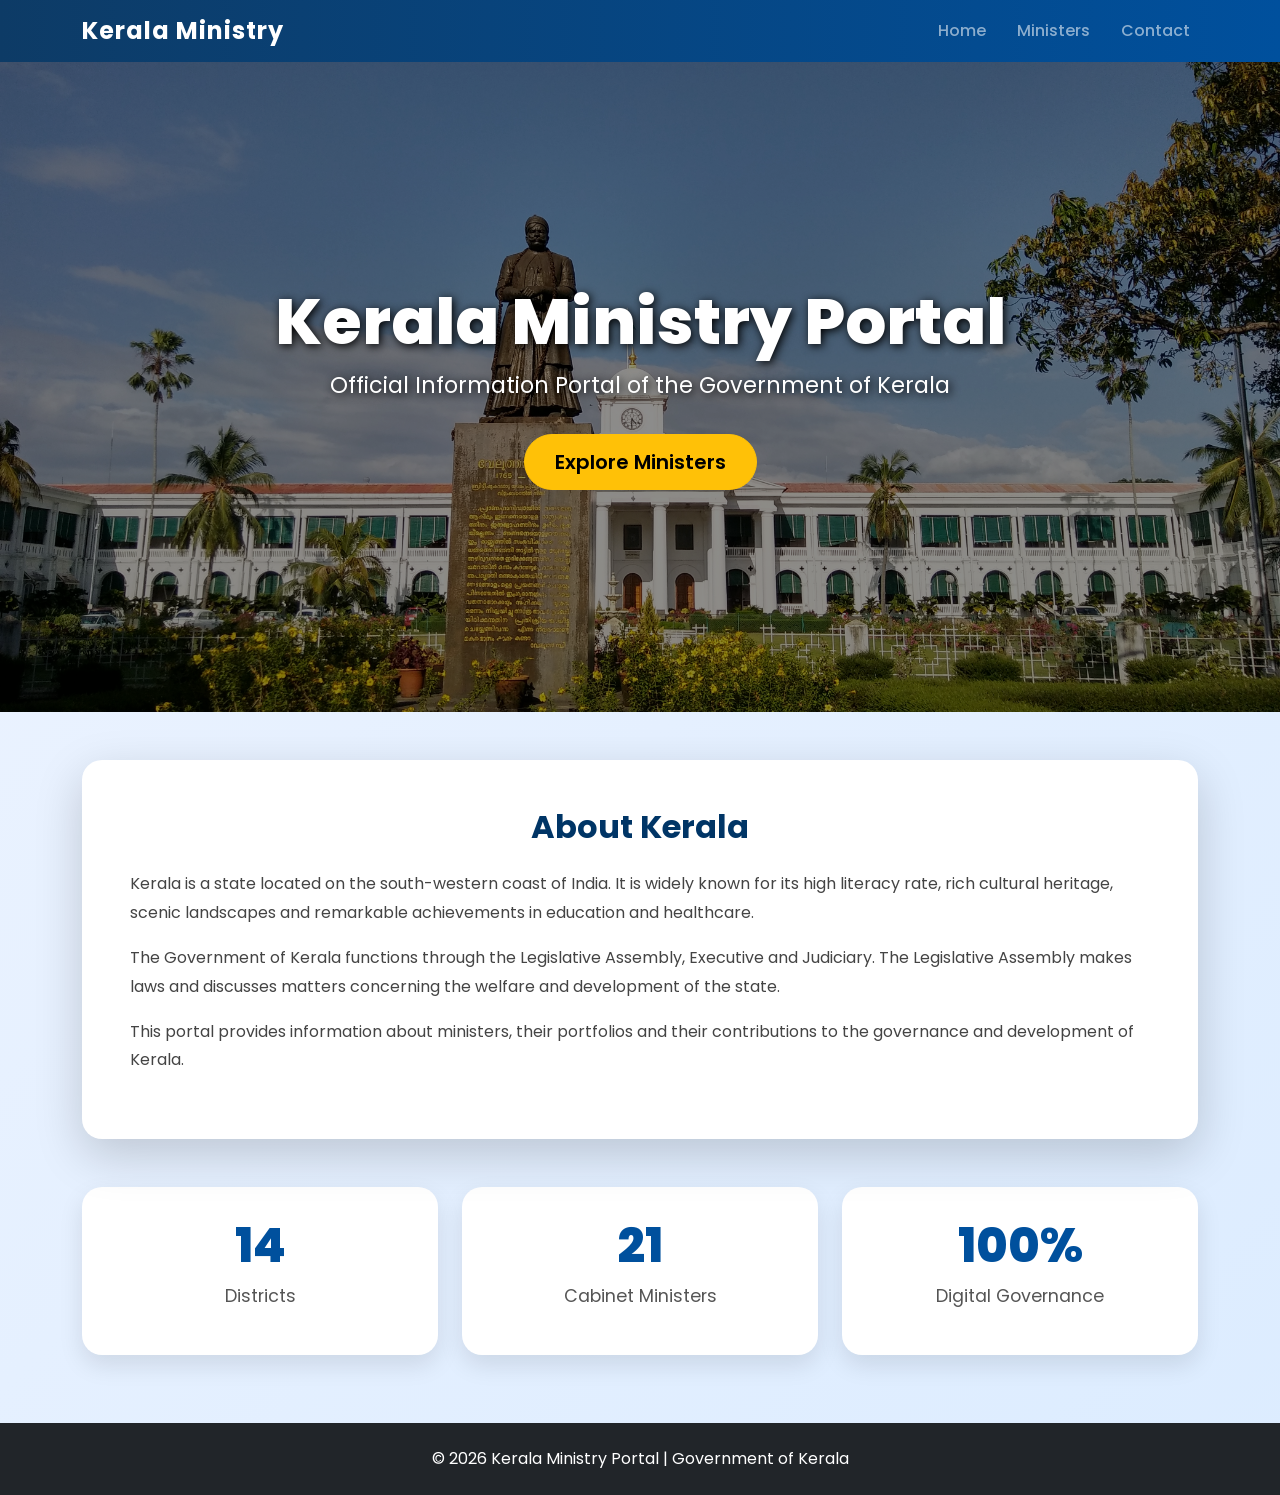
<file: index.html>
<!DOCTYPE html>
<html lang="en">

<head>

    <meta charset="UTF-8">
    <meta name="viewport" content="width=device-width, initial-scale=1.0">

    <title>Kerala Ministry Portal</title>

    <link href="https://cdn.jsdelivr.net/npm/bootstrap@5.3.8/dist/css/bootstrap.min.css" rel="stylesheet">

    <link rel="stylesheet" href="styles.css">

</head>

<body>

    <nav class="navbar navbar-expand-lg navbar-dark bg-dark">

        <div class="container">

            <a class="navbar-brand fw-bold" href="index.html">
                Kerala Ministry
            </a>

            <button class="navbar-toggler"
                type="button"
                data-bs-toggle="collapse"
                data-bs-target="#navbarNav">

                <span class="navbar-toggler-icon"></span>

            </button>

            <div class="collapse navbar-collapse"
                id="navbarNav">

                <ul class="navbar-nav ms-auto">

                    <li class="nav-item">
                        <a class="nav-link" href="index.html">
                            Home
                        </a>
                    </li>

                    <li class="nav-item">
                        <a class="nav-link" href="ministers.html">
                            Ministers
                        </a>
                    </li>

                    <li class="nav-item">
                        <a class="nav-link" href="contact.html">
                            Contact
                        </a>
                    </li>

                </ul>

            </div>

        </div>

    </nav>

    <div class="hero-section">

        <img src="Kerala_Government_Secretariat.jpg"
            class="hero-img"
            alt="Kerala Secretariat">

        <div class="hero-overlay">

            <h1>Kerala Ministry Portal</h1>

            <p>
                Official Information Portal of the Government of Kerala
            </p>

            <a href="ministers.html"
                class="btn btn-warning btn-lg mt-3">

                Explore Ministers

            </a>

        </div>

    </div>

    <div class="container mt-5">

        <div class="card about-card shadow-lg p-5">

            <h2 class="text-center mb-4">

                About Kerala

            </h2>

            <p>

                Kerala is a state located on the south-western coast of India.
                It is widely known for its high literacy rate, rich cultural
                heritage, scenic landscapes and remarkable achievements in
                education and healthcare.

            </p>

            <p>

                The Government of Kerala functions through the Legislative
                Assembly, Executive and Judiciary. The Legislative Assembly
                makes laws and discusses matters concerning the welfare and
                development of the state.

            </p>

            <p>

                This portal provides information about ministers, their
                portfolios and their contributions to the governance and
                development of Kerala.

            </p>

        </div>

    </div>

    <div class="container mt-5">

        <div class="row text-center">

            <div class="col-md-4">

                <div class="stat-box">

                    <h2>14</h2>

                    <p>Districts</p>

                </div>

            </div>

            <div class="col-md-4">

                <div class="stat-box">

                    <h2>21</h2>

                    <p>Cabinet Ministers</p>

                </div>

            </div>

            <div class="col-md-4">

                <div class="stat-box">

                    <h2>100%</h2>

                    <p>Digital Governance</p>

                </div>

            </div>

        </div>

    </div>

    <footer class="bg-dark text-white text-center p-4 mt-5">

        <p class="mb-0">

            © 2026 Kerala Ministry Portal | Government of Kerala

        </p>

    </footer>


    <script src="https://cdn.jsdelivr.net/npm/bootstrap@5.3.8/dist/js/bootstrap.bundle.min.js"></script>

</body>

</html>
</file>
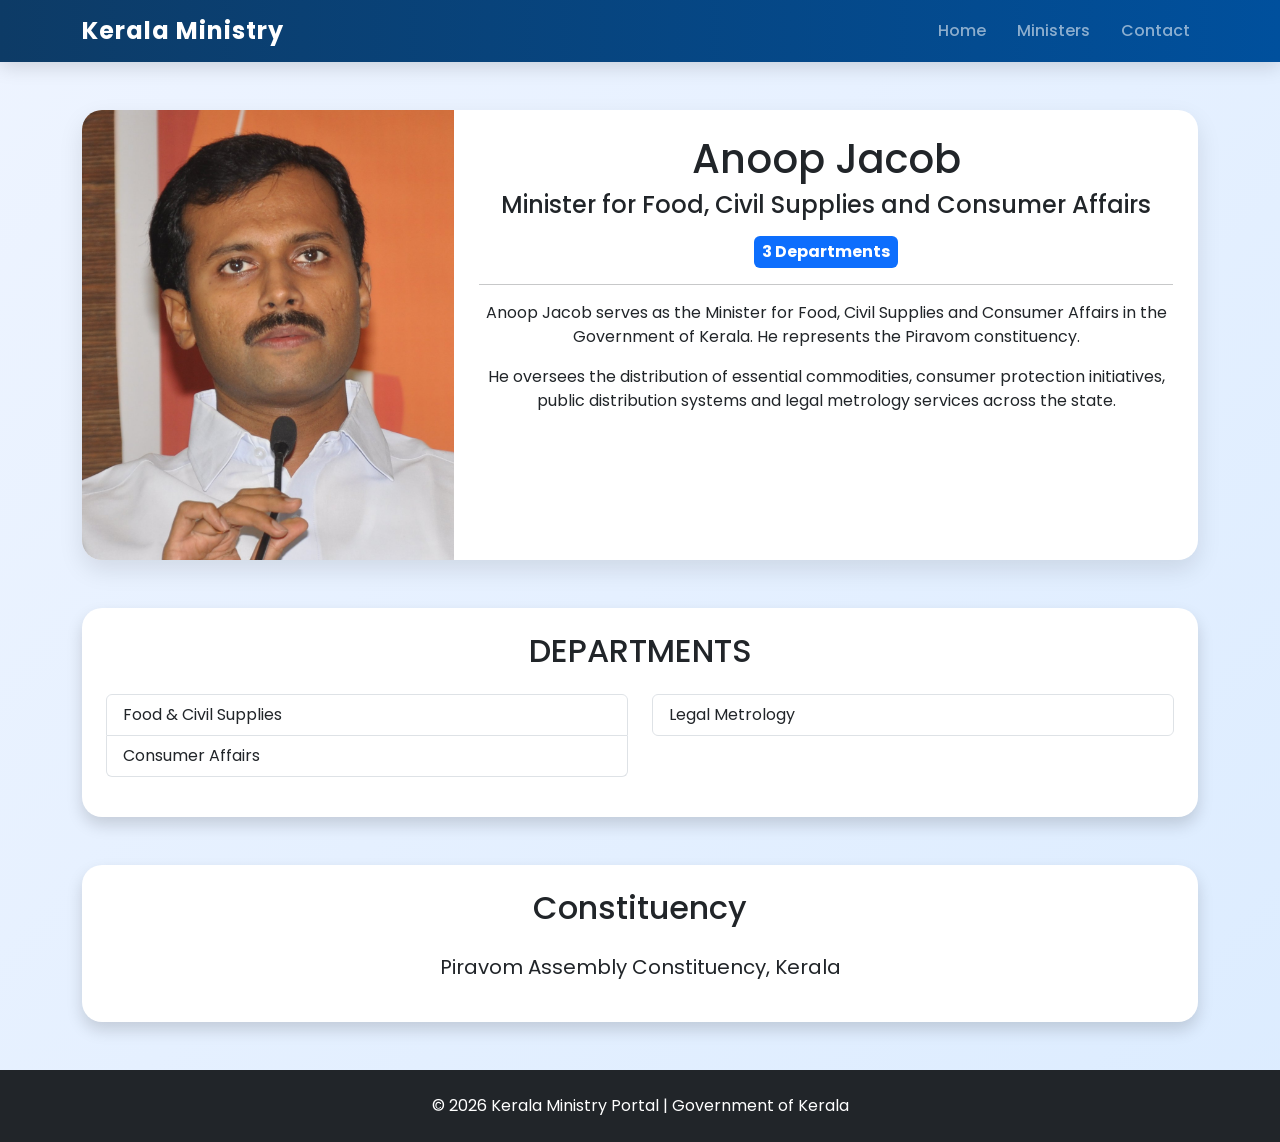
<file: anoop.html>
<!DOCTYPE html>
<html lang="en">

<head>

    <meta charset="UTF-8">
    <meta name="viewport" content="width=device-width, initial-scale=1.0">

    <title>Anoop Jacob</title>

    <link href="https://cdn.jsdelivr.net/npm/bootstrap@5.3.8/dist/css/bootstrap.min.css" rel="stylesheet">

    <link rel="stylesheet" href="styles.css">

</head>

<body>

    <nav class="navbar navbar-expand-lg navbar-dark bg-dark">

    <div class="container">

        <a class="navbar-brand fw-bold" href="index.html">
            Kerala Ministry
        </a>

        <button class="navbar-toggler"
                type="button"
                data-bs-toggle="collapse"
                data-bs-target="#navbarNav">

            <span class="navbar-toggler-icon"></span>

        </button>

        <div class="collapse navbar-collapse"
             id="navbarNav">

            <ul class="navbar-nav ms-auto">

                <li class="nav-item">
                    <a class="nav-link"
                       href="index.html">
                        Home
                    </a>
                </li>

                <li class="nav-item">
                    <a class="nav-link"
                       href="ministers.html">
                        Ministers
                    </a>
                </li>

                <li class="nav-item">
                    <a class="nav-link"
                       href="contact.html">
                        Contact
                    </a>
                </li>

            </ul>

        </div>

    </div>

</nav>

    <div class="container mt-5">

        <div class="card profile-card">

            <div class="row g-0">

                <div class="col-md-4">

                    <img src="Anoop_jacob.jpg"
                         class="img-fluid minister-profile-img"
                         alt="Anoop Jacob">

                </div>

                <div class="col-md-8">

                    <div class="card-body">

                        <h1 class="minister-name">
                            Anoop Jacob
                        </h1>

                        <h4 class="minister-designation">
                            Minister for Food, Civil Supplies and Consumer Affairs
                        </h4>

                        <div class="mt-3">

                            <span class="badge bg-primary p-2 fs-6">
                                3 Departments
                            </span>

                        </div>

                        <hr>

                        <p>
                            Anoop Jacob serves as the Minister for Food,
                            Civil Supplies and Consumer Affairs in the
                            Government of Kerala. He represents the
                            Piravom constituency.
                        </p>

                        <p>
                            He oversees the distribution of essential
                            commodities, consumer protection initiatives,
                            public distribution systems and legal metrology
                            services across the state.
                        </p>

                    </div>

                </div>

            </div>

        </div>

    </div>

    <div class="container mt-5">

        <div class="card shadow p-4">

            <h2 class="text-center mb-4">
                DEPARTMENTS
            </h2>

            <div class="row">

                <div class="col-md-6">

                    <ul class="list-group mb-3">

                        <li class="list-group-item">
                            Food & Civil Supplies
                        </li>

                        <li class="list-group-item">
                            Consumer Affairs
                        </li>

                    </ul>

                </div>

                <div class="col-md-6">

                    <ul class="list-group mb-3">

                        <li class="list-group-item">
                            Legal Metrology
                        </li>

                    </ul>

                </div>

            </div>

        </div>

    </div>

    <div class="container mt-5">

        <div class="card shadow p-4">

            <h2 class="text-center mb-4">
                Constituency
            </h2>

            <p class="text-center fs-5">
                Piravom Assembly Constituency, Kerala
            </p>

        </div>

    </div>

    <footer class="bg-dark text-white text-center p-4 mt-5">

        <p class="mb-0">
            © 2026 Kerala Ministry Portal | Government of Kerala
        </p>

    </footer>

    <script src="https://cdn.jsdelivr.net/npm/bootstrap@5.3.8/dist/js/bootstrap.bundle.min.js"></script>

</body>

</html>
</file>
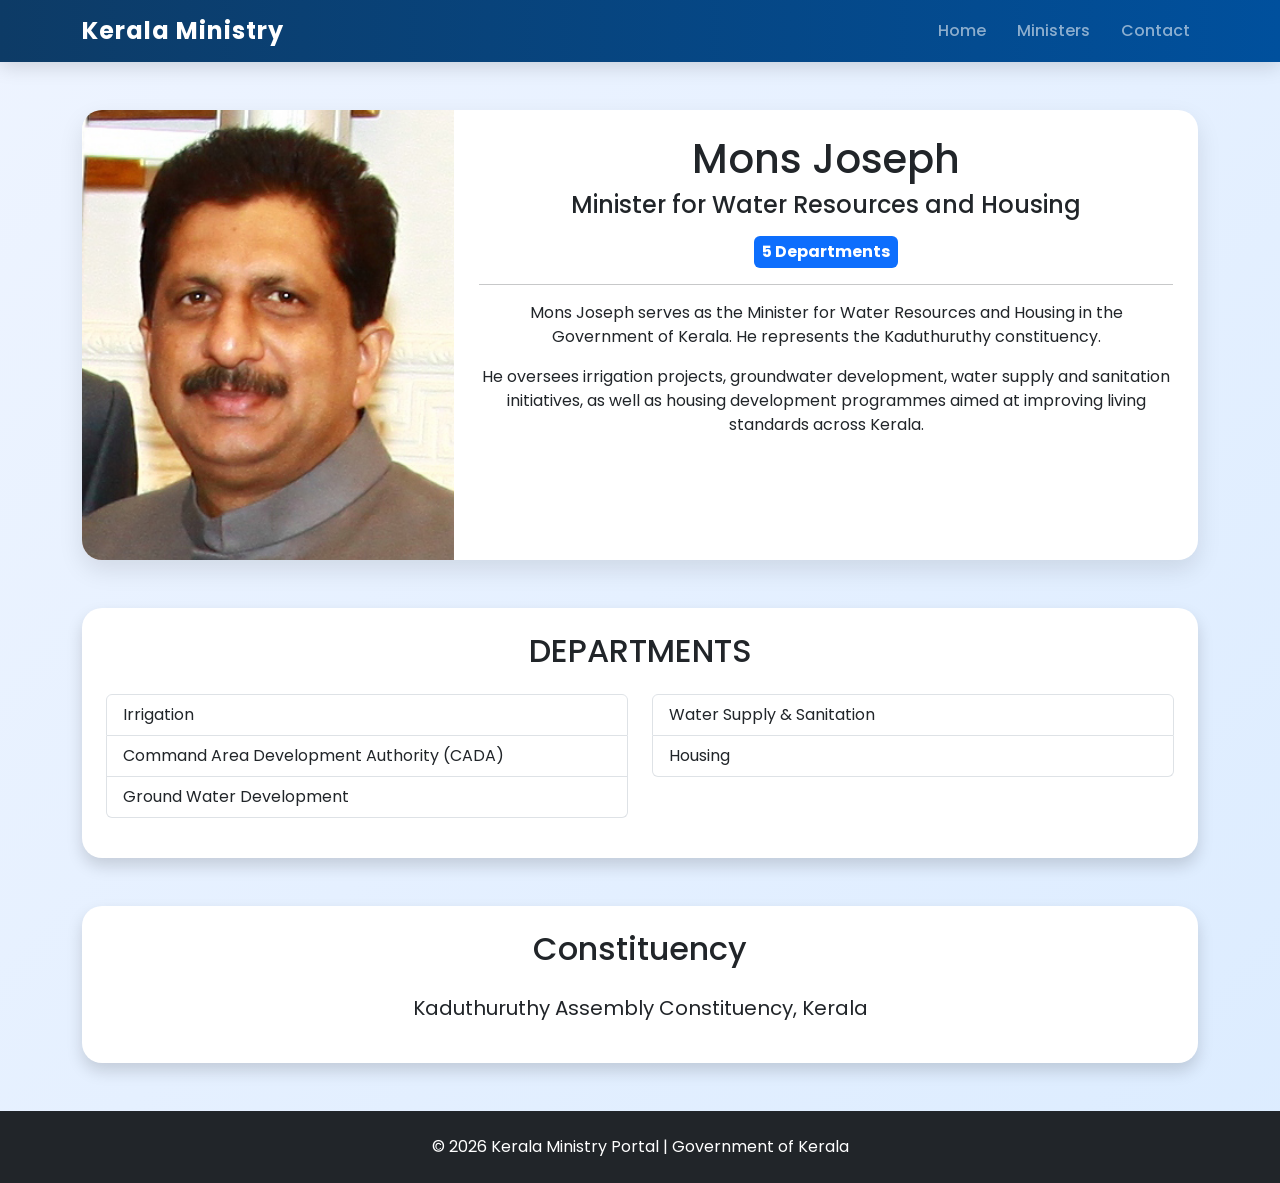
<file: mons.html>
<!DOCTYPE html>
<html lang="en">

<head>

    <meta charset="UTF-8">
    <meta name="viewport" content="width=device-width, initial-scale=1.0">

    <title>Mons Joseph</title>

    <link href="https://cdn.jsdelivr.net/npm/bootstrap@5.3.8/dist/css/bootstrap.min.css" rel="stylesheet">

    <link rel="stylesheet" href="styles.css">

</head>

<body>

      <nav class="navbar navbar-expand-lg navbar-dark bg-dark">

    <div class="container">

        <a class="navbar-brand fw-bold" href="index.html">
            Kerala Ministry
        </a>

        <button class="navbar-toggler"
                type="button"
                data-bs-toggle="collapse"
                data-bs-target="#navbarNav">

            <span class="navbar-toggler-icon"></span>

        </button>

        <div class="collapse navbar-collapse"
             id="navbarNav">

            <ul class="navbar-nav ms-auto">

                <li class="nav-item">
                    <a class="nav-link"
                       href="index.html">
                        Home
                    </a>
                </li>

                <li class="nav-item">
                    <a class="nav-link"
                       href="ministers.html">
                        Ministers
                    </a>
                </li>

                <li class="nav-item">
                    <a class="nav-link"
                       href="contact.html">
                        Contact
                    </a>
                </li>

            </ul>

        </div>

    </div>

</nav>

    <div class="container mt-5">

        <div class="card profile-card">

            <div class="row g-0">

                <div class="col-md-4">

                    <img src="Mons_Joseph.jpeg"
                         class="img-fluid minister-profile-img"
                         alt="Mons Joseph">

                </div>

                <div class="col-md-8">

                    <div class="card-body">

                        <h1 class="minister-name">
                            Mons Joseph
                        </h1>

                        <h4 class="minister-designation">
                            Minister for Water Resources and Housing
                        </h4>

                        <div class="mt-3">

                            <span class="badge bg-primary p-2 fs-6">
                                5 Departments
                            </span>

                        </div>

                        <hr>

                        <p>
                            Mons Joseph serves as the Minister for Water Resources
                            and Housing in the Government of Kerala. He represents
                            the Kaduthuruthy constituency.
                        </p>

                        <p>
                            He oversees irrigation projects, groundwater development,
                            water supply and sanitation initiatives, as well as
                            housing development programmes aimed at improving
                            living standards across Kerala.
                        </p>

                    </div>

                </div>

            </div>

        </div>

    </div>

    <div class="container mt-5">

        <div class="card shadow p-4">

            <h2 class="text-center mb-4">
                DEPARTMENTS
            </h2>

            <div class="row">

                <div class="col-md-6">

                    <ul class="list-group mb-3">

                        <li class="list-group-item">Irrigation</li>

                        <li class="list-group-item">Command Area Development Authority (CADA)</li>

                        <li class="list-group-item">Ground Water Development</li>

                    </ul>

                </div>

                <div class="col-md-6">

                    <ul class="list-group mb-3">

                        <li class="list-group-item">Water Supply & Sanitation</li>

                        <li class="list-group-item">Housing</li>

                    </ul>

                </div>

            </div>

        </div>

    </div>

    <div class="container mt-5">

        <div class="card shadow p-4">

            <h2 class="text-center mb-4">
                Constituency
            </h2>

            <p class="text-center fs-5">
                Kaduthuruthy Assembly Constituency, Kerala
            </p>

        </div>

    </div>

    <footer class="bg-dark text-white text-center p-4 mt-5">

        <p class="mb-0">
            © 2026 Kerala Ministry Portal | Government of Kerala
        </p>

    </footer>

    <script src="https://cdn.jsdelivr.net/npm/bootstrap@5.3.8/dist/js/bootstrap.bundle.min.js"></script>

</body>
</html>
</file>
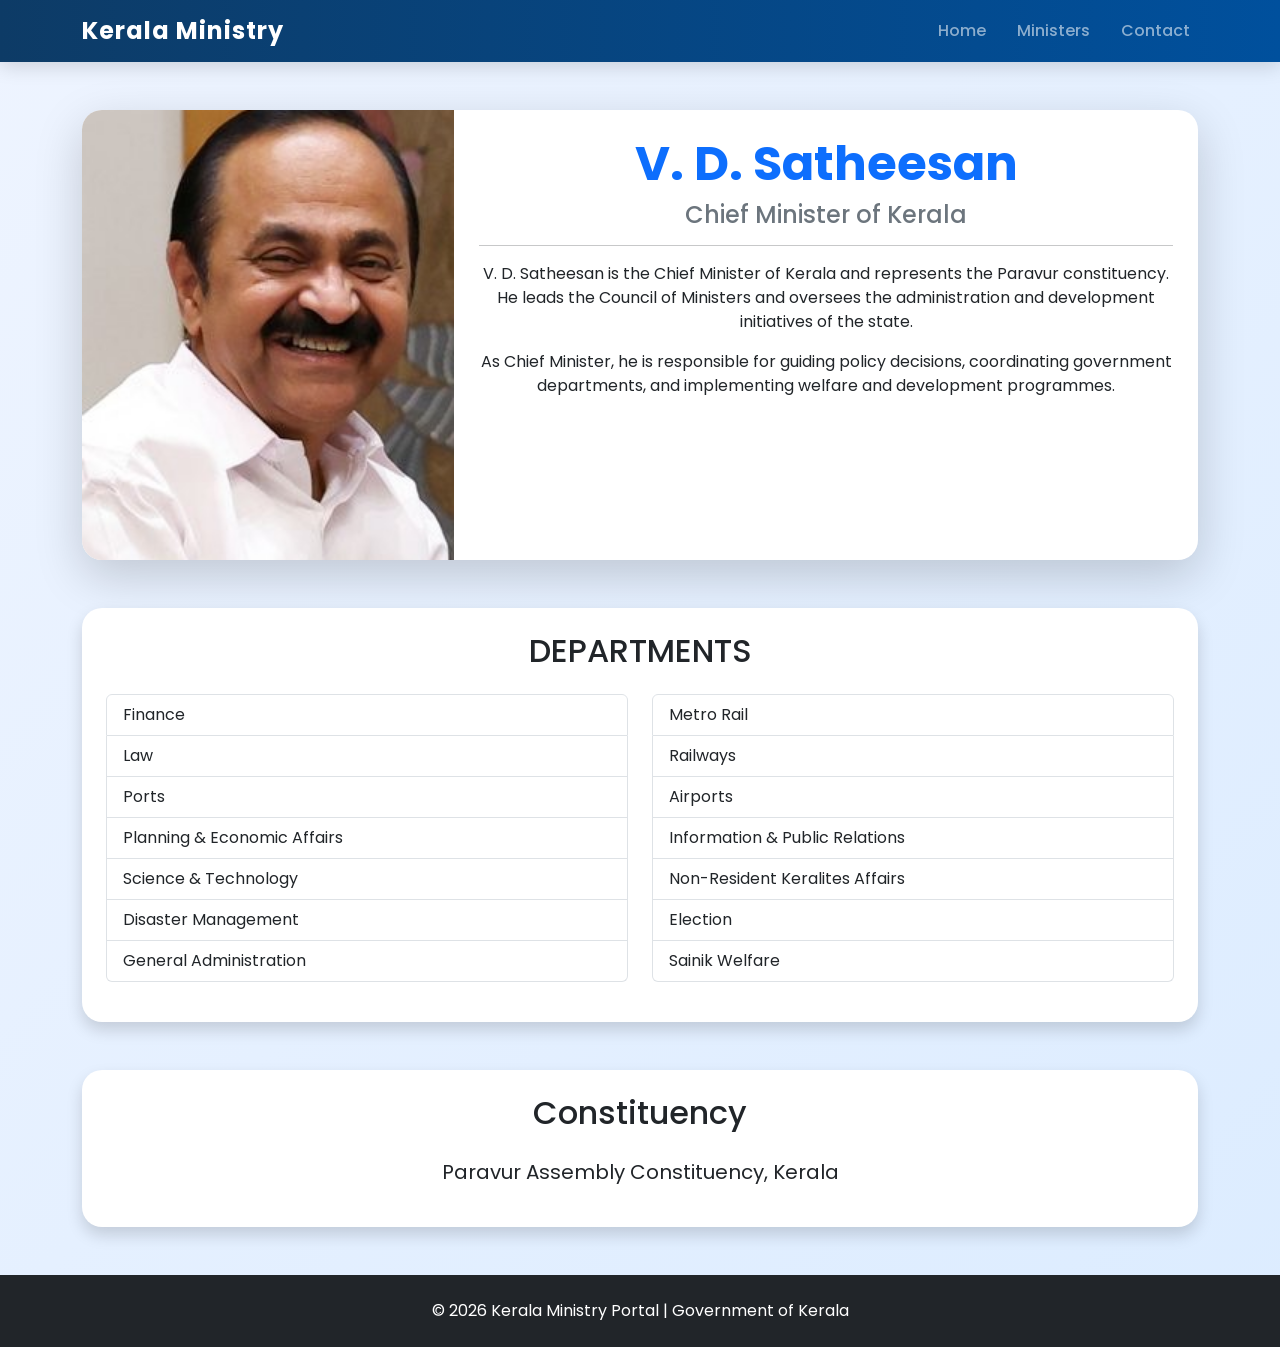
<file: vds.html>
<!DOCTYPE html>
<html lang="en">
<head>
    <meta charset="UTF-8">
    <meta name="viewport" content="width=device-width, initial-scale=1.0">
    <title>VD SATHEESHAN</title>
    <link href="https://cdn.jsdelivr.net/npm/bootstrap@5.3.8/dist/css/bootstrap.min.css" rel="stylesheet" integrity="sha384-sRIl4kxILFvY47J16cr9ZwB07vP4J8+LH7qKQnuqkuIAvNWLzeN8tE5YBujZqJLB" crossorigin="anonymous">
<link rel="stylesheet" href="styles.css">
</head>
<body>
    <nav class="navbar navbar-expand-lg navbar-dark bg-dark">

    <div class="container">

        <a class="navbar-brand fw-bold" href="index.html">
            Kerala Ministry
        </a>

        <button class="navbar-toggler"
                type="button"
                data-bs-toggle="collapse"
                data-bs-target="#navbarNav">

            <span class="navbar-toggler-icon"></span>

        </button>

        <div class="collapse navbar-collapse"
             id="navbarNav">

            <ul class="navbar-nav ms-auto">

                <li class="nav-item">
                    <a class="nav-link"
                       href="index.html">
                        Home
                    </a>
                </li>

                <li class="nav-item">
                    <a class="nav-link"
                       href="ministers.html">
                        Ministers
                    </a>
                </li>

                <li class="nav-item">
                    <a class="nav-link"
                       href="contact.html">
                        Contact
                    </a>
                </li>

            </ul>

        </div>

    </div>

</nav>
<div class="container mt-5">

    <div class="card shadow-lg border-0">

        <div class="row g-0">

            <div class="col-md-4">

                <img src="VDS.jpg"
                     class="img-fluid rounded-start minister-profile-img"
                     alt="V. D. Satheesan">

            </div>

            <div class="col-md-8">

                <div class="card-body">

                    <h1 class="display-5 fw-bold text-primary">
                        V. D. Satheesan
                    </h1>

                    <h4 class="text-secondary">
                        Chief Minister of Kerala
                    </h4>

                    <hr>

                    <p>
                        V. D. Satheesan is the Chief Minister of Kerala and
                        represents the Paravur constituency. He leads the
                        Council of Ministers and oversees the administration
                        and development initiatives of the state.
                    </p>

                    <p>
                        As Chief Minister, he is responsible for guiding
                        policy decisions, coordinating government departments,
                        and implementing welfare and development programmes.
                    </p>

                </div>

            </div>

        </div>

    </div>

</div>
<div class="container mt-5">

    <div class="card shadow p-4">

        <h2 class="text-center mb-4">
            DEPARTMENTS
        </h2>

        <div class="row">

            <div class="col-md-6">

                <ul class="list-group mb-3">

                    <li class="list-group-item">Finance</li>
                    <li class="list-group-item">Law</li>
                    <li class="list-group-item">Ports</li>
                    <li class="list-group-item">Planning & Economic Affairs</li>
                    <li class="list-group-item">Science & Technology</li>
                    <li class="list-group-item">Disaster Management</li>
                    <li class="list-group-item">General Administration</li>

                </ul>

            </div>

            <div class="col-md-6">

                <ul class="list-group mb-3">

                    <li class="list-group-item">Metro Rail</li>
                    <li class="list-group-item">Railways</li>
                    <li class="list-group-item">Airports</li>
                    <li class="list-group-item">Information & Public Relations</li>
                    <li class="list-group-item">Non-Resident Keralites Affairs</li>
                    <li class="list-group-item">Election</li>
                    <li class="list-group-item">Sainik Welfare</li>

                </ul>

            </div>

        </div>

    </div>

</div>

<div class="container mt-5">

    <div class="card shadow p-4">

        <h2 class="text-center mb-4">
            Constituency
        </h2>

        <p class="text-center fs-5">
            Paravur Assembly Constituency, Kerala
        </p>

    </div>

</div>

<footer class="bg-dark text-white text-center p-4 mt-5">

    <p class="mb-0">
        © 2026 Kerala Ministry Portal | Government of Kerala
    </p>

</footer>
    <script src="https://cdn.jsdelivr.net/npm/bootstrap@5.3.8/dist/js/bootstrap.bundle.min.js" integrity="sha384-FKyoEForCGlyvwx9Hj09JcYn3nv7wiPVlz7YYwJrWVcXK/BmnVDxM+D2scQbITxI" crossorigin="anonymous"></script>
</body>
</html>
</file>
<file: styles.css>
@import url('https://fonts.googleapis.com/css2?family=Poppins:wght@300;400;500;600;700;800&display=swap');

body{

    font-family:'Poppins',sans-serif;

    background:
    linear-gradient(
    135deg,
    #edf4ff,
    #dcecff
    );

    margin:0;
    padding:0;
}

.navbar{

    background:
    linear-gradient(
    90deg,
    #003566,
    #00509d
    ) !important;

    box-shadow:
    0px 4px 15px rgba(0,0,0,0.2);
}

.navbar-brand{

    font-size:1.5rem;

    font-weight:700;

    letter-spacing:1px;
}

.nav-link{

    font-weight:500;

    margin-left:15px;

    transition:0.3s;
}

.nav-link:hover{

    color:#ffd60a !important;
}


.hero-section{

    position:relative;

    width:100%;
}

.hero-img{

    width:100%;

    height:650px;

    object-fit:cover;

    display:block;
}

.hero-overlay{

    position:absolute;

    top:0;
    left:0;

    width:100%;
    height:100%;

    background:
    rgba(0,0,0,0.45);

    display:flex;

    flex-direction:column;

    justify-content:center;

    align-items:center;

    text-align:center;

    color:white;
}

.hero-overlay h1{

    font-size:4rem;

    font-weight:800;

    text-shadow:
    2px 2px 10px black;
}

.hero-overlay p{

    font-size:1.4rem;

    max-width:700px;

    text-shadow:
    2px 2px 8px black;
}


.btn-primary{

    border:none;

    border-radius:50px;

    padding:12px 25px;

    font-weight:600;

    background:
    linear-gradient(
    90deg,
    #00509d,
    #0077cc
    );
}

.btn-primary:hover{

    transform:scale(1.03);

    background:
    linear-gradient(
    90deg,
    #003f88,
    #00509d
    );
}

.btn-warning{

    border-radius:50px;

    padding:12px 30px;

    font-weight:600;
}

.about-card{

    border:none;

    border-radius:25px;

    background:white;

    box-shadow:
    0px 10px 30px rgba(0,0,0,0.1);

    transition:0.3s;
}

.about-card:hover{

    transform:
    translateY(-5px);
}

.about-card h2{

    color:#003566;

    font-weight:700;
}

.about-card p{

    font-size:1rem;

    line-height:1.8;

    color:#444;
}


.stat-box{

    background:white;

    padding:30px;

    border-radius:20px;

    margin-bottom:20px;

    box-shadow:
    0px 10px 25px rgba(0,0,0,0.1);

    transition:0.3s;
}

.stat-box:hover{

    transform:
    translateY(-10px);
}

.stat-box h2{

    color:#00509d;

    font-size:3rem;

    font-weight:800;
}

.stat-box p{

    font-size:1.1rem;

    color:#555;
}


.card{

    border:none;

    border-radius:20px;

    overflow:hidden;

    transition:0.4s;

    box-shadow:
    0px 8px 25px rgba(0,0,0,0.12);
}

.card:hover{

    transform:
    translateY(-10px);

    box-shadow:
    0px 20px 35px rgba(0,0,0,0.18);
}

.card-img-top{

    height:300px;

    object-fit:cover;
}

.card-title{

    font-size:1.2rem;

    font-weight:700;

    color:#003566;
}

.card-text{

    color:#555;

    min-height:70px;
}

.card-body{

    text-align:center;
}

.ministers-title{

    text-align:center;

    color:#003566;

    font-size:3rem;

    font-weight:800;

    margin-top:40px;

    margin-bottom:40px;
}


footer{

    background:#003566;

    color:white;

    text-align:center;

    padding:20px;

    margin-top:60px;
}


@media(max-width:768px){

    .hero-img{

        height:400px;
    }

    .hero-overlay h1{

        font-size:2.3rem;
    }

    .hero-overlay p{

        font-size:1rem;
    }

    .card-img-top{

        height:250px;
    }

}


body{
    background:linear-gradient(
    135deg,
    #eef4ff,
    #dcecff
    );

    font-family:'Poppins',sans-serif;
}

.page-title{

    text-align:center;

    font-size:3.2rem;

    font-weight:800;

    color:#0d3b66;

    margin-top:40px;
}

.page-subtitle{

    text-align:center;

    color:#555;

    margin-bottom:50px;
}

.navbar{

    background:linear-gradient(
    90deg,
    #0d3b66,
    #00509d
    ) !important;

    box-shadow:
    0px 4px 20px rgba(0,0,0,0.15);
}

.navbar-brand{

    font-size:1.5rem;

    letter-spacing:1px;
}

.nav-link{

    font-weight:500;
}

.nav-link:hover{

    color:#ffd60a !important;
}

.card{

    border:none;

    border-radius:25px;

    overflow:hidden;

    transition:all 0.4s ease;

    background:white;

    box-shadow:
    0 10px 25px rgba(0,0,0,0.1);
}

.card:hover{

    transform:
    translateY(-12px);

    box-shadow:
    0 20px 40px rgba(0,0,0,0.18);
}

/* ===== IMAGE ===== */

.card-img-top{

    height:320px;

    object-fit:cover;

    transition:0.4s;
}

.card:hover .card-img-top{

    transform:scale(1.05);
}
.card-body{

    text-align:center;

    padding:25px;
}


.card-title{

    font-size:1.25rem;

    font-weight:700;

    color:#0d3b66;
}

.card-text{

    color:#555;

    min-height:70px;

    font-size:0.95rem;
}

.btn-primary{

    background:
    linear-gradient(
    90deg,
    #00509d,
    #0077cc
    );

    border:none;

    border-radius:50px;

    width:100%;

    padding:12px;

    font-weight:600;

    transition:0.3s;
}

.btn-primary:hover{

    background:
    linear-gradient(
    90deg,
    #003f88,
    #00509d
    );

    transform:scale(1.03);
}


.ministers-section{

    padding-top:50px;

    padding-bottom:60px;
}

footer{

    background:#0d3b66;

    color:white;

    text-align:center;

    padding:20px;

    margin-top:60px;
}

/* ===== RESPONSIVE ===== */

@media(max-width:768px){

    .page-title{

        font-size:2.2rem;
    }

    .card-img-top{

        height:250px;
    }
}
.minister-profile-img{

    height:450px;

    width:100%;

    object-fit:cover;
}
.form-control{

    border-radius:12px;
}

.form-control:focus{

    box-shadow:0 0 10px rgba(13,110,253,0.3);
}

.card{

    border-radius:20px;
}
</file>
